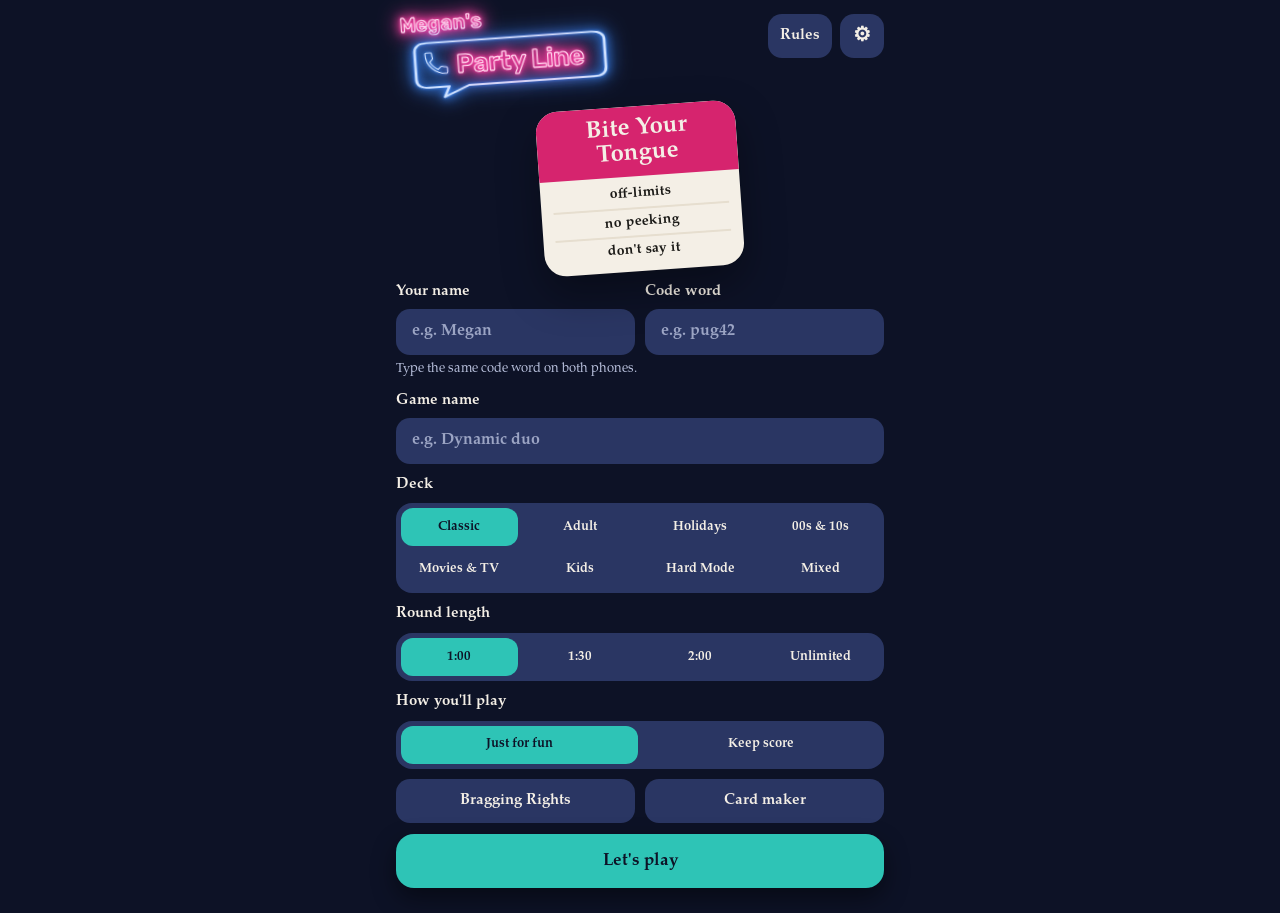
<file: index.html>
<!DOCTYPE html>
<html lang="en">
<head>
<meta charset="utf-8">
<meta name="viewport" content="width=device-width,initial-scale=1,viewport-fit=cover">
<meta name="theme-color" content="#0D1226">
<title>Megan's Party Line</title>
<link rel="manifest" href="manifest.webmanifest"><link rel="apple-touch-icon" href="icon-192.png"><meta name="apple-mobile-web-app-capable" content="yes"><meta name="apple-mobile-web-app-title" content="Party Line">
<link rel="stylesheet" href="styles.css?v=20261127-1627">
</head>
<body>
<div class="app">

<!-- HOME: pick or start a game, then how you'll play -->
<section class="screen" id="s-setup" aria-label="Home">
  <div class="top"><h1 id="setup-title"><button class="ttl logo" id="logo" aria-label="Megan's Party Line. Tap to refresh."><span class="t t1" aria-hidden="true">Megan's</span><svg class="bub" preserveAspectRatio="none" viewBox="0 0 160 70" aria-hidden="true"><path d="M14 4 H146 Q156 4 156 14 V46 Q156 56 146 56 H46 L26 68 L30 56 H14 Q4 56 4 46 V14 Q4 4 14 4 Z"/></svg><svg class="ph" viewBox="2 2 20 20" aria-hidden="true"><path d="M6.62 10.79c1.44 2.83 3.76 5.14 6.59 6.59l2.2-2.2c.27-.27.67-.36 1.02-.24 1.12.37 2.33.57 3.57.57.55 0 1 .45 1 1V20c0 .55-.45 1-1 1-9.39 0-17-7.61-17-17 0-.55.45-1 1-1h3.5c.55 0 1 .45 1 1 0 1.25.2 2.45.57 3.57.11.35.03.74-.25 1.02l-2.2 2.2z"/></svg><span class="t t2" aria-hidden="true">Party Line</span></button></h1><div class="tools"><button class="ghost icon" data-open="rules">Rules</button><button class="ghost icon gear" id="setup-set" aria-label="Settings">⚙︎</button></div></div>
  <div class="hero">
    <div class="card mini" aria-hidden="true"><div class="band"><div class="w">Bite Your Tongue</div></div>
      <ul class="list"><li>off-limits</li><li>no peeking</li><li>don't say it</li></ul></div>
  </div>
  <div class="pair"><label class="f">Your name<input type="text" id="setup-name" maxlength="16" autocomplete="off" placeholder="e.g. Megan"></label>
  <label class="f">Code word<span class="codebox"><input type="text" id="setup-code" maxlength="30" autocomplete="off" autocapitalize="off" spellcheck="false" placeholder="e.g. pug42"><span class="badge" id="setup-badge" aria-live="polite"></span></span></label></div>
  <p class="note" id="code-note">Type the same code word on both phones.</p>
  <label class="f">Game name<input type="text" id="setup-gname" maxlength="24" autocomplete="off" placeholder="e.g. Dynamic duo"></label>
  <div class="group" id="sg-group" hidden><b>Saved game</b>
    <button class="switch" id="to-games"><span id="sg-name">Game with your partner</span><span class="sw-r"><span id="sg-badge" class="badge"></span><span aria-hidden="true">▾</span></span></button></div>
  <div class="group"><b>Deck</b><div class="seg" data-field="deck" data-scope="setup"></div></div>
  <div class="group"><b>Round length</b><div class="seg one" data-field="time" data-scope="setup"></div></div>
  <div class="group" id="cpr-group" hidden><b>Cards per round</b><div class="seg one" data-field="cpr" data-scope="setup"></div></div>
  <div class="group"><b>How you'll play</b><div class="seg one" data-field="mode" data-scope="setup"></div><p class="note" id="mode-note" hidden></p></div>
  <div class="opts" id="score-opts" hidden>
    <div class="group"><b>Type</b><div class="seg one" data-field="type" data-scope="match"></div><p class="note" id="type-note"></p></div>
    <div class="group"><b>Win by</b><div class="seg one" data-field="win" data-scope="match"></div></div>
    <div class="group"><b>Skips</b><div class="seg one" data-field="pen" data-scope="match"></div></div>
    <div class="group"><b>Card values</b><div class="seg one" data-field="val" data-scope="match"></div><p class="note" id="val-note"></p></div>
  </div>
  <div class="row"><button class="ghost" id="to-brag">Bragging Rights</button><button class="ghost" id="to-maker">Card maker</button></div>
  <div style="flex:1"></div>
  <p class="note dirty" id="home-dirty" hidden>Changes save when you tap Let's play.</p>
  <div class="go-row"><button class="primary" id="setup-go">Let's play</button><button class="ghost" id="home-undo" hidden>Undo</button></div>
  <div data-backup><button class="ghost" id="setup-bk">Restore from a backup code</button>
  <textarea id="setup-bk-text" hidden aria-label="Backup code" spellcheck="false" placeholder="Paste your backup code here"></textarea>
  <button class="primary" id="setup-bk-go" hidden>Restore</button></div>
</section>

<!-- GAME: everything for playing rounds -->
<section class="screen" id="s-home" aria-label="Game">
  <div class="top"><button class="ghost icon" id="h-back" aria-label="Back to home">‹</button><h2 class="grow"><button class="ttl" data-home>Bite Your Tongue</button></h2><div class="tools"><button class="ghost icon" data-open="rules">Rules</button><button class="ghost icon gear" id="to-settings" aria-label="Settings">⚙︎</button></div></div>
  <p class="who"><span id="h-game">Game with your partner</span> <span id="h-badge" class="badge"></span></p>
  <p class="sub info"><span id="h-deckname"></span> · <span id="h-time"></span> · <span id="h-left"></span></p>
  <p class="sync" id="h-sync" role="status" hidden></p>
  <p class="sync" id="h-mwait" hidden><span id="h-mwait-t"></span> <button class="link" id="h-mcancel">Cancel</button></p>
  <p class="turn" id="h-turn" hidden></p>
  <p class="final" id="h-final" hidden></p>
  <div class="match" id="h-match" hidden></div>
  <div class="hero" id="h-hero">
    <div class="card mini" aria-hidden="true"><div class="band"><div class="w">Bite Your Tongue</div></div>
      <ul class="list"><li>off-limits</li><li>no peeking</li><li>don't say it</li></ul></div>
  </div>
  <div style="flex:1"></div>
  <button class="primary" id="start" disabled>Loading cards…</button>
  <button class="ghost" id="h-manual" hidden>Phones not connecting? Pick a player yourself</button>
  <button class="ghost" id="final-btn" data-final>Final round</button>
  <button class="ghost" id="h-mend" hidden>End match</button>
</section>

<!-- PLAY -->
<section class="screen" id="s-play" aria-label="Round">
  <div class="hud">
    <div class="timer" id="timer" aria-live="off">1:00</div>
    <div><div class="meter" id="meter"></div><div class="note" id="p-info" style="margin-top:6px"></div></div>
    <div class="score"><small>Guessed</small><span id="p-score">0</span></div>
  </div>
  <div class="card"><div class="band"><div class="w" id="p-word">Word</div></div><ul class="list" id="p-list"></ul></div>
  <div class="acts">
    <button class="buzz" id="b-buzz"><span class="g">✕</span>Buzz</button>
    <button class="skipb" id="b-skip"><span class="g">↷</span>Skip<span class="pill" id="skipn" aria-label="skips left"></span></button>
    <button class="okb" id="b-ok"><span class="g">✓</span>Correct</button>
  </div>
  <div class="minor"><button id="b-undo">Undo</button><button id="b-pause">Pause</button><button data-open="rules">Rules</button><button id="b-end">End round</button></div>
</section>

<!-- SUMMARY -->
<section class="screen" id="s-sum" aria-label="Round summary">
  <div class="top"><h2 id="sum-title">Your round</h2><span class="note" id="sum-why"></span></div>
  <div class="tot three"><div class="big"><b id="t-c">0</b><small>Guessed</small></div><div><b id="t-s">0</b><small>Skipped</small></div><div><b id="t-x">0</b><small>Buzzed</small></div></div>
  <ul class="res" id="sum-list"></ul>
  <div class="pts" id="sum-pts" hidden><span id="sum-pts-t"></span><span class="adj"><button class="ghost" id="adj-down" aria-label="One point less">−1</button><button class="ghost" id="adj-up" aria-label="One point more">+1</button></span></div>
  <p class="note" id="sum-back"></p>
  <div style="flex:1"></div>
  <p class="sub" id="sum-next" style="text-align:center;font-weight:800"></p>
  <button class="primary" id="sum-done">Done</button>
  <button class="ghost" id="sum-final" data-final>Final round</button>
</section>

<!-- SETTINGS -->
<section class="screen" id="s-set" aria-label="Settings">
  <div class="top"><h2>Settings</h2><button class="ghost" data-back>Done</button></div>
  <div class="gamebox" id="set-game">
  <p class="sect" id="set-game-h">This game</p>
  <label class="f">Play as<input type="text" id="set-playas" maxlength="16" autocomplete="off"></label>
  <label class="f">Partner's name<input type="text" id="set-partner" maxlength="16" autocomplete="off"></label>
  <div class="group"><b>Player</b><div class="seg" data-field="player" data-scope="game"></div>
    <p class="note">Set automatically. Only change it if your phones can't connect.</p></div>
  <div class="group"><b>Cards you've played</b><p class="note" id="set-seen"></p>
    <button class="danger" id="reset-seen">Reset played cards</button><button class="primary" id="reset-undo" hidden>Undo reset</button></div>
  <button class="danger" id="del-game">Delete this game</button>
  </div>

  <p class="sect" id="set-all-h">Everything</p>
  <label class="f">Your usual name<input type="text" id="set-name" maxlength="16" autocomplete="off"></label>
  <div class="group"><b>Sound</b><div class="seg" data-field="sound" data-scope="all"></div>
    <p class="note">iPhones may mute sounds during a call.</p></div>
  <div class="group" data-backup><b>Backup</b>
    <div class="row"><button class="ghost" id="bk-copy">Copy backup code</button><button class="ghost" id="bk-open">Restore</button></div>
    <textarea id="bk-text" hidden aria-label="Backup code" spellcheck="false"></textarea>
    <button class="primary" id="bk-restore" hidden>Restore from this code</button></div>
  <p class="note" id="ver"></p>
</section>

<!-- MATCH RESULT -->
<section class="screen" id="s-mres" aria-label="Match result">
  <div class="mres-in"><p class="note" id="mr-why"></p><h1 id="mr-h">Megan wins!</h1><div class="tot two" id="mr-tot"></div><ul class="res" id="mr-list"></ul></div>
  <div style="flex:1"></div>
  <div class="row"><button class="ghost" id="mr-brag">Bragging Rights</button><button class="primary" id="mr-done">Done</button></div>
</section>

<!-- BRAGGING RIGHTS -->
<section class="screen" id="s-brag" aria-label="Bragging Rights">
  <div class="top"><h2>Bragging Rights</h2><button class="ghost" data-back>Done</button></div>
  <p class="sub" id="br-who"></p>
  <div id="br-body"></div>
  <button class="ghost" id="br-merge">Merge with an old record</button>
  <div id="br-merged"></div>
</section>

<!-- CREDITS: when a game ends -->
<section class="screen" id="s-credits" aria-label="Game summary">
  <p class="note" id="cr-why"></p>
  <div class="roll" id="cr-roll"><div class="roll-in" id="cr-in"></div></div>
  <div class="row"><button class="ghost" id="cr-skip">Skip</button><button class="primary" id="cr-done">Done</button></div>
</section>

<!-- CARD MAKER -->
<section class="screen" id="s-mk" aria-label="Card maker">
  <div class="top"><h2>Card maker</h2><button class="ghost" data-back>Done</button></div>
  <canvas id="mk" width="1080" height="1440" role="img" aria-label="Card preview"></canvas>
  <div class="fields">
    <input type="text" class="wide" id="mk-w" maxlength="40" placeholder="Main word" aria-label="Main word">
    <input type="text" id="mk-1" maxlength="16" placeholder="Forbidden 1" aria-label="Forbidden word 1">
    <input type="text" id="mk-2" maxlength="16" placeholder="Forbidden 2" aria-label="Forbidden word 2">
    <input type="text" id="mk-3" maxlength="16" placeholder="Forbidden 3" aria-label="Forbidden word 3">
    <input type="text" id="mk-4" maxlength="16" placeholder="Forbidden 4" aria-label="Forbidden word 4">
    <input type="text" class="wide" id="mk-5" maxlength="16" placeholder="Forbidden 5" aria-label="Forbidden word 5">
    <input type="text" class="wide" id="mk-from" maxlength="22" placeholder="From: (optional)" aria-label="From">
  </div>
  <div class="sw" id="mk-sw" aria-label="Band color"></div>
  <button class="primary" id="mk-save" disabled>Save image</button>
  <p class="note">Fill in all six words to save. A screenshot works too. Cards you make aren't kept.</p>
</section>
</div>

<div class="count" id="count"><div id="count-n">3</div></div>
<div class="paused" id="paused"><h1>Paused</h1><p class="sub" id="paused-t"></p><button class="primary" id="resume" style="min-width:220px">Resume</button></div>
<div class="toast" id="toast" role="status"></div>

<div class="splash" id="splash" role="dialog" aria-modal="true" aria-labelledby="sp-name">
  <div class="sp-card"><div class="band"><div class="w" id="sp-name">Mom</div></div>
    <div class="sp-body"><p class="sp-line" id="sp-line">is giving clues</p><div class="sp-timer" id="sp-timer">1:00</div>
      <p class="sp-sub" id="sp-sub">Just guess!</p><button class="primary" id="sp-ok" hidden>Got it</button>
      <button class="ghost" id="sp-final" data-final hidden>Final round</button></div></div>
</div>

<div class="modal" id="m-rules" role="dialog" aria-modal="true" aria-labelledby="rules-h"><div class="sheet">
  <h2 id="rules-h">How to play Bite Your Tongue</h2><p class="rules-sub">The basics</p><ul id="rules-list"></ul>
  <details id="rules-more"><summary>The fine print: no loopholes</summary><ul id="rules-more-list"></ul></details>
  <div class="row"><button class="primary" data-close>Got it</button></div>
</div></div>

<div class="modal" id="m-games" role="dialog" aria-modal="true" aria-labelledby="games-h"><div class="sheet">
  <h2 id="games-h">Saved games</h2><ul class="games" id="games-list"></ul>
  <p class="note">Games save on their own. Delete one from its summary.</p>
  <div class="row"><button class="ghost" data-close>Close</button><button class="primary" id="new-game">New game</button></div>
</div></div>

<div class="modal" id="m-confirm" role="dialog" aria-modal="true" aria-labelledby="cf-h"><div class="sheet">
  <h2 id="cf-h">Are you sure?</h2><p id="cf-p"></p>
  <div class="row"><button class="ghost" id="cf-no">Cancel</button><button class="primary" id="cf-yes">Yes</button></div>
</div></div>

<div class="modal" id="m-gsum" role="dialog" aria-modal="true" aria-labelledby="gs-h"><div class="sheet">
  <h2 id="gs-h">Game with Mom</h2><p class="note" id="gs-sub"></p><div class="stats" id="gs-stats"></div>
  <div class="row"><button class="danger" id="gs-del">Delete</button><button class="primary" id="gs-play">Play this game</button></div>
  <div class="row"><button class="ghost" data-close>Close</button></div>
</div></div>

<div class="modal" id="m-invite" role="dialog" aria-modal="true" aria-labelledby="iv-h"><div class="sheet">
  <h2 id="iv-h">Keep score?</h2><p id="iv-p"></p>
  <div class="row"><button class="ghost" id="iv-no">Not now</button><button class="primary" id="iv-yes">Join</button></div>
</div></div>

<div class="modal" id="m-mend" role="dialog" aria-modal="true" aria-labelledby="me-h"><div class="sheet">
  <h2 id="me-h">End the match?</h2><p id="me-p"></p>
  <div class="col"><button class="primary" id="me-more">Play one more round</button><button class="ghost" id="me-drop">Don't count the last round</button><button class="ghost" id="me-now">End now</button><button class="ghost" data-close>Keep playing</button></div>
</div></div>

<div class="modal" id="m-merge" role="dialog" aria-modal="true" aria-labelledby="mg-h"><div class="sheet">
  <h2 id="mg-h">Merge with an old record</h2><p>Pick an old record to add to this one. You can undo it later.</p><ul class="games" id="mg-list"></ul>
  <div class="row"><button class="ghost" data-close>Close</button></div>
</div></div>

<script src="app.js?v=20261127-1627"></script>
</body>
</html>
</file>
<file: styles.css>
/*
VOICE: party-game box, loud and friendly, never cluttered
IDEA: the physical Taboo card — colored header band, forbidden list below
PICTURE: the card itself, large, centered; everything else is a thumb-reach control
COLOUR and TYPE: deep plum field, magenta band, sun-yellow action; Archivo Black + Archivo
LAYOUT: one column, top status, card fills middle, big buttons at the bottom
*/
/* Palatino everywhere but the logo, like the original cards. iPhones and Macs have Palatino built in;
   everything else gets TeX Gyre Pagella, a free Palatino twin (GUST Font License). */
@font-face{font-family:'Pagella';src:url(fonts/pagella-regular.woff2) format('woff2');font-weight:400;font-style:normal;font-display:swap}
@font-face{font-family:'Pagella';src:url(fonts/pagella-bold.woff2) format('woff2');font-weight:700;font-style:normal;font-display:swap}
@font-face{font-family:'Pagella';src:url(fonts/pagella-italic.woff2) format('woff2');font-weight:400;font-style:italic;font-display:swap}
@font-face{font-family:'Rubik Logo';src:url(fonts/rubik-latin-600-normal.woff2) format('woff2');font-weight:600;font-display:swap}
:root{color-scheme:dark;
--bg:#0D1226;--bg2:#2A3663;--card:#F4EFE6;--cink:#1B1A17;--muted:#7B756B;--line:#E6DECF;
--band:#D6246E;--bandink:#F4EFE6;--ink:#F4EFE6;--soft:#B9C1DD;
--sun:#2EC4B6;--sunink:#0D1226;--sel:#2EC4B6;--selink:#0D1226;
--ok:#179C7E;--no:#E2465A;--skip:#56639A;--r:22px;
--goodink:#7FE3C4;--warnink:#FF8FA3;--scrim:rgba(0,0,0,.6);--scrim2:rgba(13,18,38,.95);
--fd:Palatino,'Palatino Linotype','Book Antiqua',Pagella,Georgia,serif;--fb:Palatino,'Palatino Linotype','Book Antiqua',Pagella,Georgia,serif;--hw:700}
:root[data-theme=light]{color-scheme:light}:root[data-theme=dark]{color-scheme:dark}
*{box-sizing:border-box;min-width:0}
html,body{height:100%}
body{margin:0;background:var(--bg);color:var(--ink);font:16px/1.45 var(--fb);overflow-x:clip;-webkit-tap-highlight-color:transparent}
button,input{font:inherit;color:inherit}
button{cursor:pointer;border:0;border-radius:16px;min-height:48px;padding:0 18px;font-weight:800;touch-action:manipulation}
button:focus-visible,input:focus-visible{outline:3px solid var(--sun);outline-offset:2px}
button:disabled{opacity:.38;cursor:not-allowed}
.app{max-width:520px;margin:0 auto;min-height:100%;min-height:100dvh;display:flex;flex-direction:column;
padding:max(14px,env(safe-area-inset-top)) max(16px,env(safe-area-inset-right)) max(16px,env(safe-area-inset-bottom)) max(16px,env(safe-area-inset-left))}
.screen{display:none;flex:1;flex-direction:column;gap:14px}.screen.on{display:flex}
h1{font:var(--hw) clamp(34px,10vw,46px)/1.02 var(--fd);margin:6px 0 0;text-wrap:balance}
h2{font:var(--hw) 26px/1.1 var(--fd);margin:0}
.sub{color:var(--soft);margin:0}
.top{display:flex;align-items:center;justify-content:space-between;gap:10px}
.ghost{background:var(--bg2);color:var(--ink)}
.icon{min-width:48px;padding:0 14px}
.primary{background:var(--sun);color:var(--sunink);min-height:64px;font-size:20px;border-radius:20px}
/* the card */
.card{background:var(--card);color:var(--cink);border-radius:var(--r);overflow:hidden;display:flex;flex-direction:column;
box-shadow:0 18px 40px rgba(0,0,0,.35),0 2px 0 rgba(255,255,255,.08) inset;flex:1;min-height:300px;max-height:520px}
.band{background:var(--band);color:var(--bandink);padding:22px 18px;min-height:112px;display:flex;align-items:center;justify-content:center;text-align:center}
.band .w{font:var(--hw) 40px/1.05 var(--fd);max-width:100%;overflow-wrap:normal;text-wrap:balance}
.list{list-style:none;margin:0;padding:10px 18px 16px;display:flex;flex-direction:column;justify-content:space-evenly;flex:1}
.list li{font-weight:800;font-size:26px;text-align:center;padding:8px 0;border-bottom:2px solid var(--line);white-space:nowrap;overflow:hidden}
.list li:last-child{border-bottom:0}
.brand{font-size:12px;color:var(--muted);text-align:center;padding:0 0 10px;letter-spacing:.02em}
/* home */
.hero{display:flex;flex-direction:column;align-items:center;gap:6px;padding:6px 0}
.mini{width:min(78%,300px);transform:rotate(-4deg);flex:none;min-height:0;max-height:none}
.mini .band{min-height:84px}.mini .band .w{font-size:30px}.mini .list li{font-size:18px;padding:5px 0}
.status{display:grid;grid-template-columns:repeat(2,minmax(0,1fr));gap:8px}
.chip{background:var(--bg2);border-radius:14px;padding:10px 12px}
.chip b{display:block;font-size:13px;color:var(--soft);font-weight:600}
.badge{display:flex!important;align-items:center;gap:6px}.badge svg{flex:none}
.chip span{font-weight:800;font-size:17px;overflow:hidden;text-overflow:ellipsis;white-space:nowrap;display:block}
.row{display:flex;gap:10px;flex-wrap:wrap}.row>*{flex:1}
/* play */
.hud{display:grid;grid-template-columns:auto 1fr auto;align-items:center;gap:10px}
.timer{font:var(--hw) 44px/1 var(--fd);font-variant-numeric:tabular-nums;min-width:3.2ch}
.timer.low{color:var(--warnink)}
.meter{display:flex;gap:4px}.meter i{flex:1;height:8px;border-radius:4px;background:var(--bg2)}
.meter i.c{background:var(--ok)}.meter i.x{background:var(--no)}.meter i.s{background:var(--skip)}.meter i.now{background:var(--sun)}
.score{text-align:right;font-weight:800;line-height:1.1}.score small{display:block;font-weight:600;color:var(--soft);font-size:13px}
.score span{font:var(--hw) 30px/1 var(--fd)}
.acts{display:grid;grid-template-columns:1fr 1fr 1.35fr;gap:10px}
.acts button{min-height:76px;font-size:19px;border-radius:20px;display:flex;flex-direction:column;align-items:center;justify-content:center;gap:2px;color:#fff}
.acts .g{font-size:26px;line-height:1}
.buzz{background:var(--no)}.skipb{background:var(--skip)}.okb{background:var(--ok)}
.acts small{font-size:12px;font-weight:600;opacity:.9}
.minor{display:grid;grid-template-columns:repeat(4,1fr);gap:8px}.minor button{background:var(--bg2);min-height:44px;font-size:15px}
.count{position:fixed;inset:0;display:none;place-items:center;background:var(--bg);z-index:30}
.count.on{display:grid}.count div{font:var(--hw) 160px/1 var(--fd);color:var(--sun);animation:pop .9s ease-out}
@keyframes pop{from{transform:scale(1.5);opacity:0}to{transform:scale(1);opacity:1}}
@media (prefers-reduced-motion:reduce){.count div{animation:none}}
/* summary */
.res{list-style:none;margin:0;padding:0;background:var(--card);color:var(--cink);border-radius:var(--r);overflow:hidden}
.res li{display:flex;justify-content:space-between;align-items:center;gap:10px;padding:12px 16px;border-bottom:1px solid var(--line);font-weight:700}
.res li:last-child{border-bottom:0}
.tag{font-size:13px;font-weight:800;border-radius:999px;padding:4px 10px;white-space:nowrap;color:#fff}
.tag.correct{background:var(--ok)}.tag.buzz{background:var(--no)}.tag.skip{background:var(--skip)}.tag.none{background:transparent;color:var(--muted);border:1px solid var(--line)}
.tot{display:grid;grid-template-columns:repeat(4,minmax(0,1fr));gap:8px;text-align:center}
.tot div{background:var(--bg2);border-radius:14px;padding:10px 4px}.tot b{display:block;font:var(--hw) 26px/1.1 var(--fd)}
.tot small{color:var(--soft);font-size:13px}
.tot .big{background:var(--sun);color:var(--sunink)}.tot .big small{color:var(--sunink)}
/* forms */
label.f{display:flex;flex-direction:column;gap:6px;font-weight:700}
label.f small{font-weight:400;color:var(--soft)}
input[type=text],input[type=number]{background:var(--card);color:var(--cink);border:2px solid transparent;border-radius:14px;min-height:50px;padding:0 14px;font-size:17px;width:100%}
.seg{display:grid;grid-auto-flow:column;grid-auto-columns:1fr;gap:6px;background:var(--bg2);padding:5px;border-radius:16px}
.seg button{background:transparent;min-height:44px;border-radius:12px;padding:0 6px}
.seg button[aria-pressed=true]{background:var(--sun);color:var(--sunink)}
.group{display:flex;flex-direction:column;gap:8px}
.group>b{font-size:15px}
.note{font-size:14px;color:var(--soft);margin:0}
.danger{background:transparent;border:2px solid var(--warnink);color:var(--warnink)}
.sw{display:flex;gap:10px;flex-wrap:wrap}
.sw button{width:48px;height:48px;min-height:48px;padding:0;border-radius:50%;border:3px solid transparent}
.sw button[aria-pressed=true]{border-color:var(--ink)}
canvas#mk{width:100%;max-width:340px;height:auto;align-self:center;border-radius:18px;box-shadow:0 14px 30px rgba(0,0,0,.35)}
.fields{display:grid;grid-template-columns:1fr 1fr;gap:8px}.fields .wide{grid-column:1/-1}
/* modal */
.modal{position:fixed;inset:0;background:var(--scrim);display:none;align-items:flex-end;justify-content:center;z-index:40;padding:12px}
.modal.on{display:flex}
.sheet{background:var(--card);color:var(--cink);border-radius:24px;max-width:520px;width:100%;max-height:88dvh;overflow:auto;padding:22px 20px calc(20px + env(safe-area-inset-bottom))}
.sheet{overscroll-behavior:contain;-webkit-overflow-scrolling:touch}
/* while a pop-up is open the page behind it is pinned in place (set by lockPage in app.js) */
html.locked,html.locked body{overflow:hidden}html.locked body{position:fixed;left:0;right:0;width:100%}
.sheet h2{margin-bottom:10px}.sheet p,.sheet li{color:var(--cink)}
.sheet ul{padding-left:20px;margin:0 0 10px}.sheet li{margin:6px 0}
.sheet .row{margin-top:14px}
.sheet .ghost{background:var(--line);color:var(--cink)}
.toast{position:fixed;left:50%;bottom:calc(24px + env(safe-area-inset-bottom));transform:translateX(-50%);background:var(--sun);color:var(--sunink);font-weight:800;padding:12px 18px;border-radius:14px;z-index:50;display:none;max-width:90vw;text-align:center}
.toast.on{display:block}
.paused{position:fixed;inset:0;background:var(--bg);display:none;flex-direction:column;align-items:center;justify-content:center;gap:16px;z-index:35;padding:20px}
.paused.on{display:flex}
@media (max-height:700px){.band{min-height:90px;padding:14px}.band .w{font-size:32px}.list li{font-size:21px;padding:5px 0}.acts button{min-height:64px}.timer{font-size:36px}}
/* saved games */
.switch{display:flex;align-items:center;justify-content:space-between;gap:10px;background:var(--bg2);border-radius:16px;padding:0 16px;min-height:52px;text-align:left;width:100%}
.switch span{overflow:hidden;text-overflow:ellipsis;white-space:nowrap}.switch b{font-size:13px;color:var(--soft);font-weight:600;display:block}
.sheet .games,.games{list-style:none;margin:0 0 12px;padding:0;display:flex;flex-direction:column;gap:8px}
.games li{display:flex;gap:8px;align-items:stretch}
.games .pick{flex:1;text-align:left;background:var(--line);color:var(--cink);border-radius:14px;padding:10px 14px;display:flex;flex-direction:column;justify-content:center}
.games .pick[aria-current=true]{outline:3px solid var(--sun)}
.games .pick small{font-weight:600;color:var(--muted)}
.games .del{background:transparent;border:2px solid var(--line);color:var(--cink);min-width:72px}
textarea{width:100%;min-height:96px;border-radius:14px;border:2px solid var(--line);background:var(--card);color:var(--cink);font:14px/1.4 ui-monospace,monospace;padding:10px;overflow-wrap:anywhere}
.sect{font:var(--hw) 20px/1.2 var(--fd);margin:10px 0 0}
.seg[data-field=deck]{grid-auto-flow:row;grid-template-columns:repeat(2,minmax(0,1fr))}
.sync{margin:0;font-weight:700;font-size:15px;color:var(--soft)}.sync.on{color:var(--goodink)}.sync.warn{color:var(--sun)}
/* turn flow */
.turn{margin:0;font-weight:800;font-size:17px;text-align:center}.final{margin:0;background:var(--sun);color:var(--sunink);font-weight:800;border-radius:14px;padding:10px 14px;text-align:center}
.tot.three{grid-template-columns:repeat(3,minmax(0,1fr))}
.splash{position:fixed;inset:0;background:var(--scrim2);display:none;align-items:center;justify-content:center;z-index:45;padding:20px}
.splash.on{display:flex}
.sp-card{background:var(--card);color:var(--cink);border-radius:var(--r);overflow:hidden;width:min(100%,400px);box-shadow:0 18px 40px rgba(0,0,0,.4)}
.sp-body{padding:20px;text-align:center;display:flex;flex-direction:column;gap:10px}
.sp-line{margin:0;font-weight:800;font-size:20px}.sp-sub{margin:0;color:var(--muted);font-weight:700}
.sp-timer{font:var(--hw) 72px/1 var(--fd);font-variant-numeric:tabular-nums}
.sp-counts{font:var(--hw) 26px/1.2 var(--fd)}
/* credits */
#s-credits{justify-content:space-between}
.roll{flex:1;overflow:hidden;position:relative;-webkit-mask-image:linear-gradient(transparent,#000 12%,#000 88%,transparent);mask-image:linear-gradient(transparent,#000 12%,#000 88%,transparent)}
.roll-in{text-align:center;padding:40vh 0;animation:roll var(--dur,40s) linear forwards}
.roll h3{font:400 15px/1.2 var(--fb);color:var(--soft);letter-spacing:.02em;margin:26px 0 4px;font-weight:700}
.roll p{margin:0;font:var(--hw) 24px/1.25 var(--fd);text-wrap:balance}
.roll .big{font-size:40px;color:var(--sun)}.roll .list{font:700 18px/1.5 var(--fb)}
@keyframes roll{from{transform:translateY(0)}to{transform:translateY(calc(-100% + 30vh))}}
@media (prefers-reduced-motion:reduce){.roll{overflow:auto;-webkit-mask-image:none;mask-image:none}.roll-in{animation:none;padding:10px 0}}
.roll.static{overflow:auto;-webkit-mask-image:none;mask-image:none}.roll.static .roll-in{animation:none;padding:10px 0}
.toast{pointer-events:none}
.modal{z-index:50}.toast{z-index:56}.sp-card .ghost{background:var(--line);color:var(--cink)}
/* gameplay sizing: same label line on all three actions; skips left as a corner pill */
.acts button{position:relative}
.acts .pill{position:absolute;top:6px;right:6px;min-width:22px;height:22px;border-radius:11px;background:rgba(255,255,255,.25);font-size:13px;line-height:22px;padding:0 6px}
.timer{line-height:1.1}
/* short screens (older/smaller phones): shrink the card so every control fits without scrolling */
@media (max-height:600px){.app{gap:0}.screen{gap:8px}.card{min-height:0}.band{min-height:64px;padding:8px 12px}.band .w{font-size:28px}
 .list{padding:4px 14px 8px}.list li{font-size:18px;padding:3px 0}.acts button{min-height:58px;font-size:16px}.acts .g{font-size:20px}.minor button{min-height:44px;font-size:14px}
 .timer{font-size:32px}.score span{font-size:24px}}
/* phone turned sideways: card on the left, controls on the right */
@media (orientation:landscape) and (max-height:500px){
 #s-play.on{display:grid;grid-template-columns:minmax(0,1.4fr) minmax(0,1fr);grid-template-rows:auto minmax(0,1fr) auto;gap:10px;height:calc(100dvh - 28px)}
 #s-play .hud{grid-column:1/-1}#s-play .card{grid-column:1;grid-row:2/4;max-height:none;min-height:0}
 #s-play .acts{grid-column:2;grid-row:2;grid-template-columns:1fr;grid-auto-rows:minmax(0,1fr)}#s-play .acts button{min-height:52px;flex-direction:row;gap:8px}
 #s-play .minor{grid-column:2;grid-row:3;grid-template-columns:repeat(2,1fr)}
 .app{max-width:none}.band{min-height:56px;padding:8px}.band .w{font-size:28px}.list li{font-size:18px;padding:2px 0}}
/* v6: tools in the top bar, live badge, keep score, bragging rights */
.tools{display:flex;gap:8px;flex:none}.gear{font-size:22px;padding:0;width:48px}
#s-setup .top h1{margin:0;font-size:clamp(28px,8.5vw,40px)}
#s-setup .hero{padding:0}#s-setup .mini{width:min(62%,240px)}
.codebox{position:relative;display:block}.codebox input{padding-right:46px}
.codebox .badge{position:absolute;right:12px;top:50%;transform:translateY(-50%);pointer-events:none}
.badge:empty{display:none!important}
.seg.one button{white-space:nowrap;font-size:15px;padding:0 4px}
.seg button:disabled{opacity:.38}
.col{display:flex;flex-direction:column;gap:8px;margin-top:14px}
.match{background:var(--bg2);border-radius:16px;padding:12px 14px;display:grid;grid-template-columns:1fr auto 1fr;align-items:center;gap:8px;text-align:center}
.match b{display:block;font:var(--hw) 30px/1.05 var(--fd)}.match small{color:var(--soft);font-weight:600;font-size:13px;display:block;overflow:hidden;text-overflow:ellipsis;white-space:nowrap}
.match .mid{font-size:13px;color:var(--soft);font-weight:700;max-width:110px}
.match.team{grid-template-columns:1fr 1fr}
.pts{display:flex;align-items:center;justify-content:space-between;gap:10px;background:var(--bg2);border-radius:14px;padding:8px 8px 8px 14px;font-weight:800}
.pts .adj{display:flex;gap:6px}.pts .adj button{min-width:52px;padding:0}
.tot.two{grid-template-columns:repeat(2,minmax(0,1fr))}
#s-mres h1{text-align:center;margin:10px 0 14px}.mres-in{display:flex;flex-direction:column;gap:12px}
.stats{display:grid;grid-template-columns:repeat(2,minmax(0,1fr));gap:8px;margin:0 0 12px}
.stats div{background:var(--bg2);border-radius:14px;padding:10px 12px}.stats b{display:block;font:var(--hw) 22px/1.15 var(--fd)}
.stats small{color:var(--soft);font-weight:600;font-size:13px}.stats .wide{grid-column:1/-1}
.brh{font:var(--hw) 18px/1.2 var(--fd);margin:6px 0 8px}
.hist{list-style:none;margin:0 0 12px;padding:0;background:var(--card);color:var(--cink);border-radius:var(--r);overflow:hidden}
.hist li{display:flex;justify-content:space-between;gap:10px;padding:10px 14px;border-bottom:1px solid var(--line);font-weight:700;font-size:15px}
.hist li:last-child{border-bottom:0}.hist small{color:var(--muted);font-weight:600}
.merged{display:flex;justify-content:space-between;align-items:center;gap:8px;margin-top:8px}.merged button{min-height:40px}
@media (max-height:700px){#s-setup .mini{width:min(50%,200px)}#s-setup .mini .band{min-height:60px}#s-setup .mini .list li{font-size:15px;padding:2px 0}}
@media (max-height:600px){#s-setup .hero{display:none}}
.timer.none{font-size:24px}.sp-timer:not(:empty){white-space:nowrap}
.sp-timer.none{font-size:40px}#splash .note{color:var(--muted);font:700 16px/1.4 var(--fb)}
[hidden]{display:none!important}
#s-setup{gap:10px}#s-setup .mini{width:min(48%,200px)}#s-setup .mini .band{min-height:58px;padding:10px}#s-setup .mini .band .w{font-size:24px}#s-setup .mini .list{padding:4px 12px 8px}#s-setup .mini .list li{font-size:14px;padding:3px 0}
#s-setup .seg[data-field=deck]{grid-template-columns:repeat(3,minmax(0,1fr))}#s-setup .seg[data-field=deck] button{font-size:14px;padding:0 2px}
.pair{display:grid;grid-template-columns:1fr 1fr;gap:10px}#s-setup .note{margin-top:-4px}
/* v6.1 type scale: one set of sizes for the whole app (gameplay card words stay big on purpose) */
:root{--t-xs:12px;--t-s:13px;--t-m:15px;--t-l:17px;--t-h2:22px;--t-h1:30px}
body{font-size:var(--t-m)}
button{font-size:var(--t-m);min-height:44px;border-radius:14px}
.primary{font-size:var(--t-l);min-height:54px;border-radius:18px}
.seg button,.seg.one button{font-size:var(--t-s);min-height:38px}
.seg{gap:4px}
h1,#s-setup .top h1{font-size:var(--t-h1);line-height:1.05}
h2{font-size:var(--t-h2)}
.sect{font-size:18px}
.group>b,label.f{font-size:var(--t-m)}
.note,label.f small,.sub{font-size:var(--t-s)}
.sub{font-size:var(--t-m)}
input[type=text],input[type=number]{font-size:16px;min-height:46px}  /* 16px keeps iPhones from zooming in */
.switch{min-height:48px;font-size:var(--t-m)}.switch b{font-size:var(--t-xs)}
.sw-r{display:flex;align-items:center;gap:8px;flex:none}
.icon{min-width:44px;padding:0 12px}.gear{width:44px;font-size:20px}
.dim{color:var(--soft);font-weight:600}
.row3{display:grid;grid-template-columns:repeat(3,minmax(0,1fr));gap:8px}.row3 button{font-size:var(--t-s);padding:0 6px;line-height:1.15}
.match b{font-size:26px}.match small,.match .mid{font-size:var(--t-xs)}
.stats b{font-size:18px}.stats small{font-size:var(--t-xs)}.brh{font-size:16px}
.hist li{font-size:14px}
.pts{font-size:var(--t-m)}
.chip span{font-size:var(--t-m)}
.res li{font-size:var(--t-m)}
.acts button{font-size:17px}.minor button{font-size:14px}
.sheet h2{font-size:20px}.sheet p{font-size:var(--t-m)}
#s-home .mini{width:min(44%,170px)}#s-home .mini .band{min-height:52px;padding:8px}#s-home .mini .band .w{font-size:22px}
#s-home .mini .list{padding:2px 10px 6px}#s-home .mini .list li{font-size:13px;padding:2px 0}#s-home .hero{padding:0}
#s-home .seg[data-field=deck],#s-setup .seg[data-field=deck]{grid-template-columns:repeat(4,minmax(0,1fr))}
@media (max-height:780px){#s-home .mini{width:min(36%,140px)}#s-home .mini .band{min-height:42px;padding:6px}#s-home .mini .band .w{font-size:19px}#s-home .mini .list li{font-size:12px;padding:1px 0}#s-home{gap:10px}}
@media (max-height:600px){#s-home .hero{display:none}}
#s-setup .top h1{font-size:26px}
.gamebox{display:flex;flex-direction:column;gap:14px}.danger{width:100%;font-size:var(--t-m)}
.row3 button{padding:0 2px}
#s-setup .seg[data-field=deck] button{font-size:var(--t-s)}
/* v6.2: home + game screens */
.ttl{all:unset;cursor:pointer;font:inherit;color:inherit}.ttl:focus-visible{outline:2px solid var(--sun);border-radius:6px}
h2.grow{flex:1;min-width:0;white-space:nowrap;overflow:hidden;text-overflow:ellipsis}
#h-back{font-size:26px;padding:0;width:44px}
.who{margin:0;font-weight:800;font-size:var(--t-l);display:flex;align-items:center;gap:8px}.info{margin:-8px 0 0;color:var(--soft);font-size:var(--t-s)}
.opts{display:flex;flex-direction:column;gap:12px;background:var(--bg2);border-radius:16px;padding:12px}
.opts .seg{background:rgba(0,0,0,.18)}
.link{all:unset;cursor:pointer;text-decoration:underline;font-weight:800}
#m-gsum .stats{margin:12px 0 0}#m-gsum .stats div{background:var(--line);color:var(--cink)}#m-gsum .stats small{color:var(--muted)}
#m-gsum .danger{flex:0 0 auto;width:auto}
@media (max-width:350px){h2.grow{font-size:18px}}
/* Let's play fills its row; Undo slides in beside it only right after something you can take back */
.go-row{position:sticky;bottom:12px;z-index:5;display:flex;gap:8px}.go-row #setup-go{flex:1;box-shadow:0 10px 24px rgba(0,0,0,.45)}
#home-undo{flex:0 0 auto;min-width:96px;min-height:54px;border-radius:18px;background:var(--card);color:var(--cink);font-weight:800;box-shadow:0 10px 24px rgba(0,0,0,.45)}
h2.grow{font-size:19px}
input.locked{background:var(--bg2);color:var(--soft)}
#to-games{font-weight:800}

/* v6.6 palette: navy, magenta card stripe, lighter-navy boxes with light text, teal for what's selected */
input[type=text],input[type=number]{background:var(--bg2);color:var(--ink)}input::placeholder{color:var(--soft);opacity:.8}
.seg button[aria-pressed=true]{background:var(--sel);color:var(--selink)}.opts{background:rgba(255,255,255,.05)}.opts .seg{background:var(--bg2)}
input.locked{background:var(--bg);color:var(--soft);border-color:var(--bg2)}
.minor button:active:not(:disabled){background:var(--sel);color:var(--selink)}

/* v7 logo: neon tubes. Pink outline letters, a blue speech bubble with a phone, tilted like a sticker */
:root{--neon-pink:#FF3FA4;--neon-blue:#3D8BFF}
.logo{position:relative;display:block;width:230px;height:84px;transform:rotate(-4deg);transform-origin:left center;margin:4px 0 -6px}
.logo .t{position:absolute;white-space:nowrap;color:transparent;font:600 20px/1.2 'Rubik Logo',sans-serif;-webkit-text-stroke:1.3px #FFD0EA;
 filter:drop-shadow(0 0 1.5px var(--neon-pink)) drop-shadow(0 0 4px var(--neon-pink)) drop-shadow(0 0 9px var(--neon-pink))}
.logo .t1{left:6px;top:-4px}.logo .t2{left:60px;top:35px;font-size:26px}
.logo svg{position:absolute;overflow:visible;filter:drop-shadow(0 0 1.5px var(--neon-blue)) drop-shadow(0 0 4px var(--neon-blue)) drop-shadow(0 0 9px var(--neon-blue))}
.logo svg path{fill:none;stroke:#CFE2FF;stroke-width:2.2;stroke-linejoin:round;stroke-linecap:round}
.logo .bub{left:14px;top:24px;width:200px;height:60px}.logo .ph{left:28px;top:36px;width:24px;height:24px}.logo .ph path{stroke-width:.95}
#s-setup .top{align-items:flex-start}
@media (max-width:360px){.logo{transform:rotate(-4deg) scale(.7);margin-bottom:-24px}}
h2.grow{font-size:17px}@media (max-width:360px){h2.grow{font-size:15px}}
@media (max-width:385px){.logo{transform:rotate(-4deg) scale(.9);margin-bottom:-12px}}
@media (max-width:365px){.logo{transform:rotate(-4deg) scale(.84);margin-bottom:-16px}}
@media (max-width:340px){.logo{transform:rotate(-4deg) scale(.7);margin-bottom:-24px}h2.grow{white-space:normal;line-height:1.05}}
.rules-sub{margin:2px 0 -4px;font-weight:800;color:var(--muted);font-size:var(--t-s);text-transform:uppercase;letter-spacing:.06em}
#rules-more{margin-top:10px;border-top:1px solid var(--line);padding-top:10px}
#rules-more summary{cursor:pointer;font-weight:800;color:var(--cink);list-style:none;display:flex;justify-content:space-between;align-items:center;min-height:44px}
#rules-more summary::-webkit-details-marker{display:none}#rules-more summary::after{content:'+';font-size:22px;line-height:1}#rules-more[open] summary::after{content:'−'}
/* v7.5 Palatino sizing */
.minor button{white-space:nowrap;padding:0 2px;font-size:14px}
.seg button{white-space:nowrap}
@media (max-width:345px){.minor button{font-size:12.5px}#s-setup .seg[data-field=deck]{grid-template-columns:repeat(3,minmax(0,1fr))}}
.dirty{text-align:center;margin:0}
.undo{position:fixed;left:50%;bottom:calc(18px + env(safe-area-inset-bottom));transform:translate(-50%,140%);z-index:57;display:flex;align-items:center;gap:14px;
 background:var(--card);color:var(--cink);border-radius:16px;padding:6px 6px 6px 16px;box-shadow:0 10px 30px rgba(0,0,0,.5);transition:transform .2s;max-width:calc(100% - 32px);font-weight:700}
.undo.on{transform:translate(-50%,0)}.undo button{background:var(--sel);color:var(--selink);min-height:40px;padding:0 16px;font-weight:800}
@media (max-width:385px) and (min-width:346px){#s-setup .seg[data-field=deck] button{font-size:12px;padding:0 1px;letter-spacing:-.1px}}
</file>
